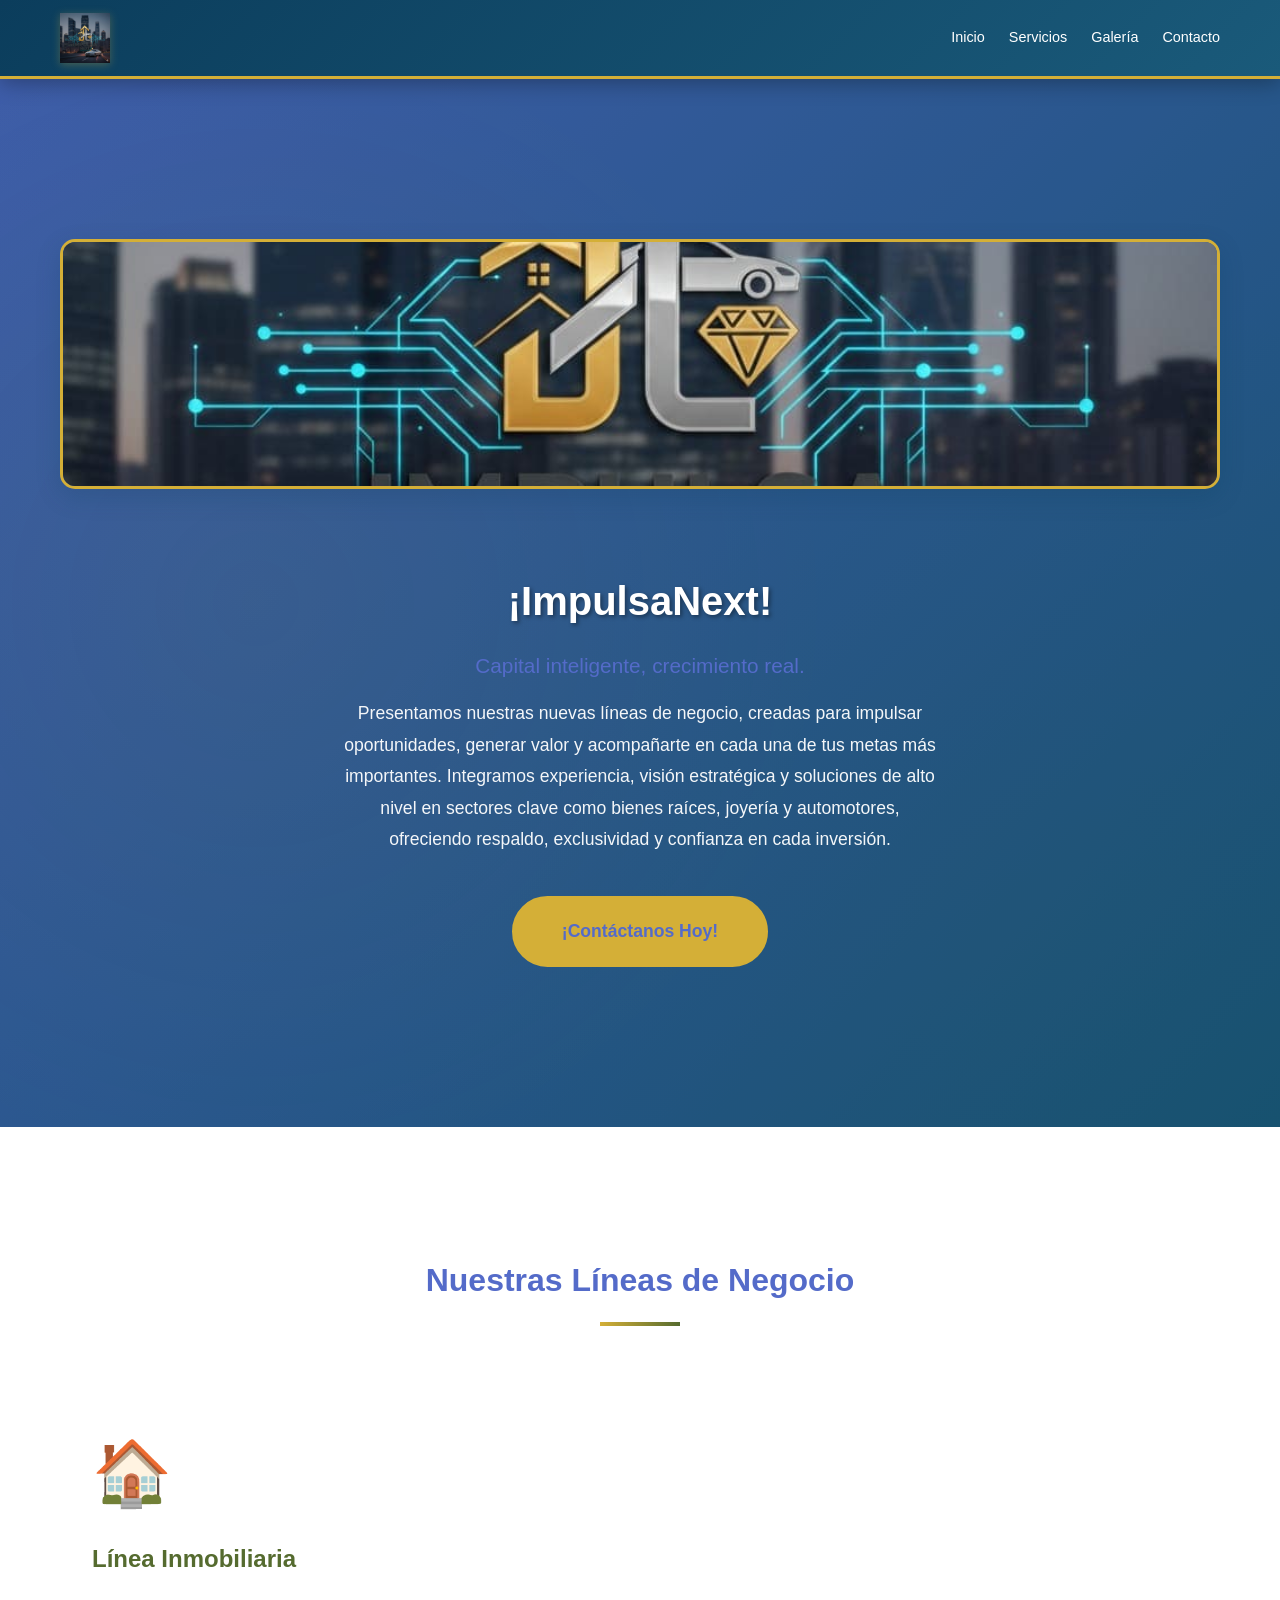
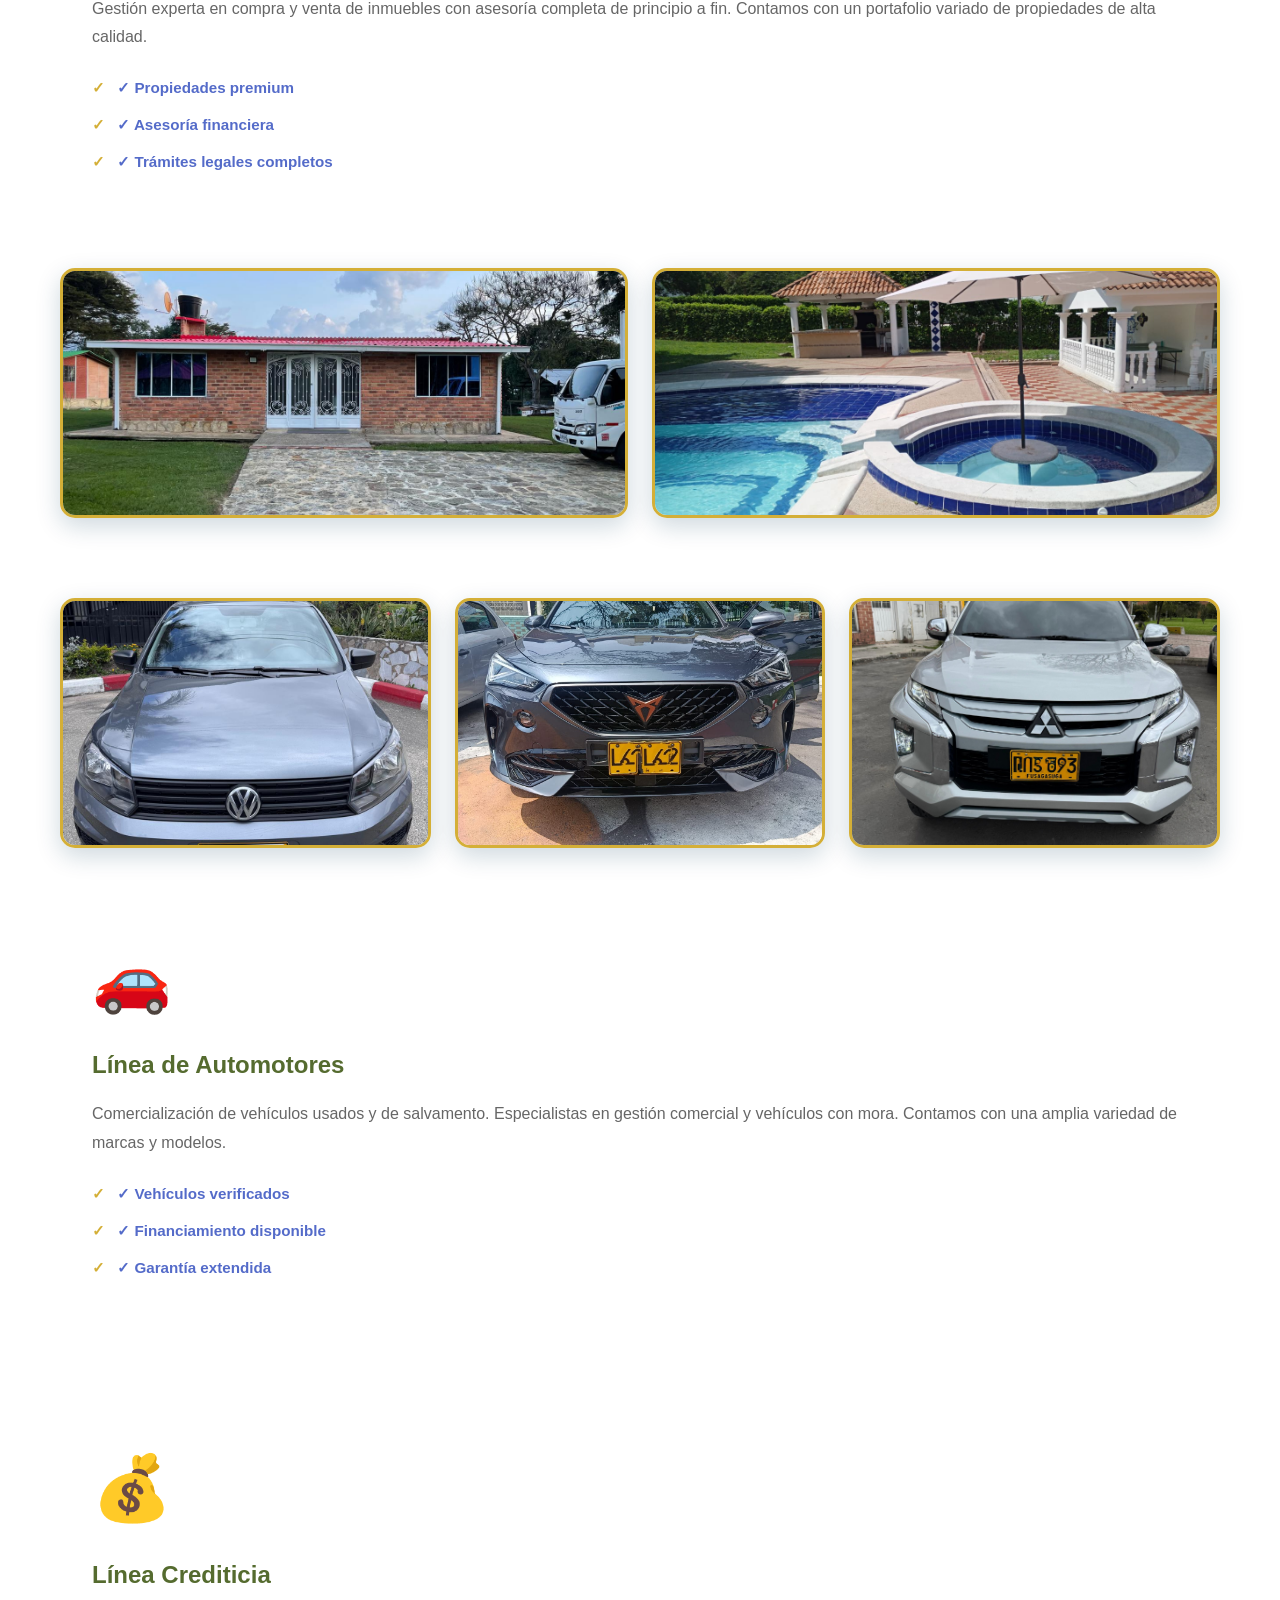
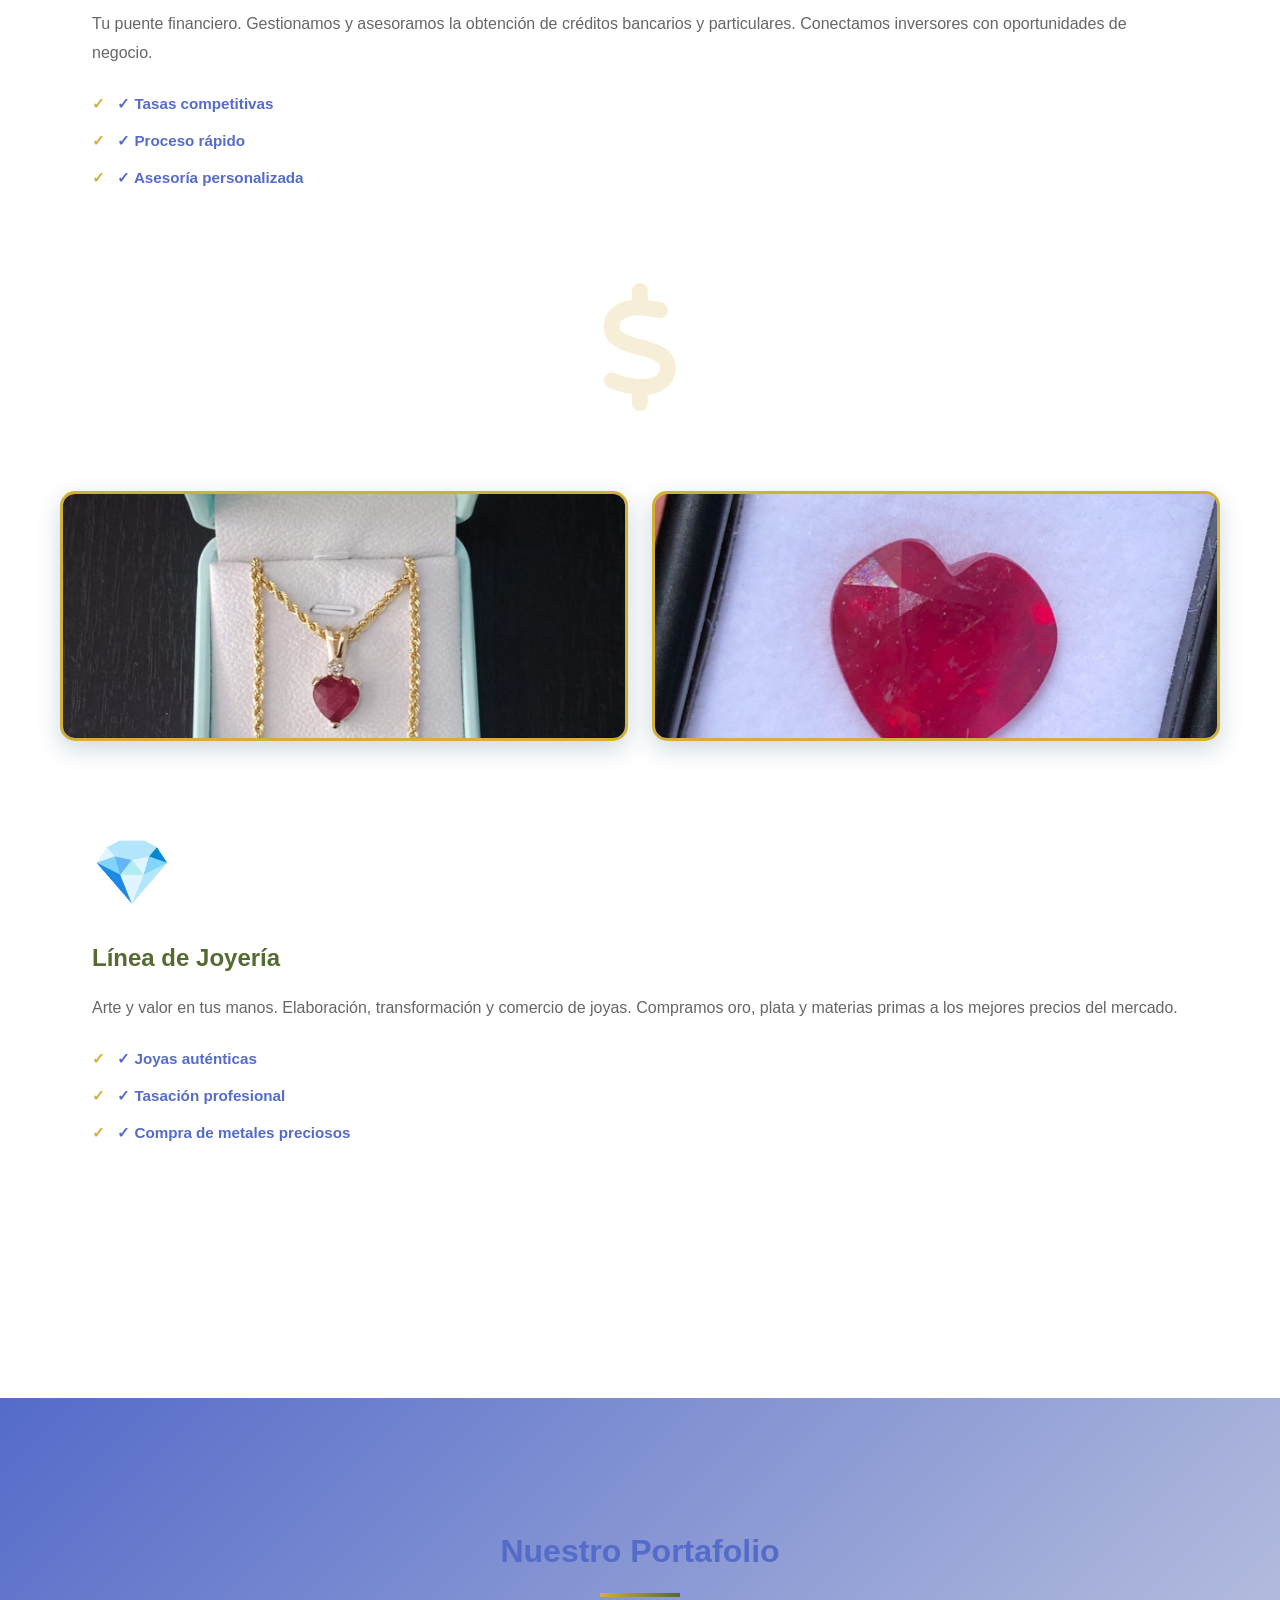
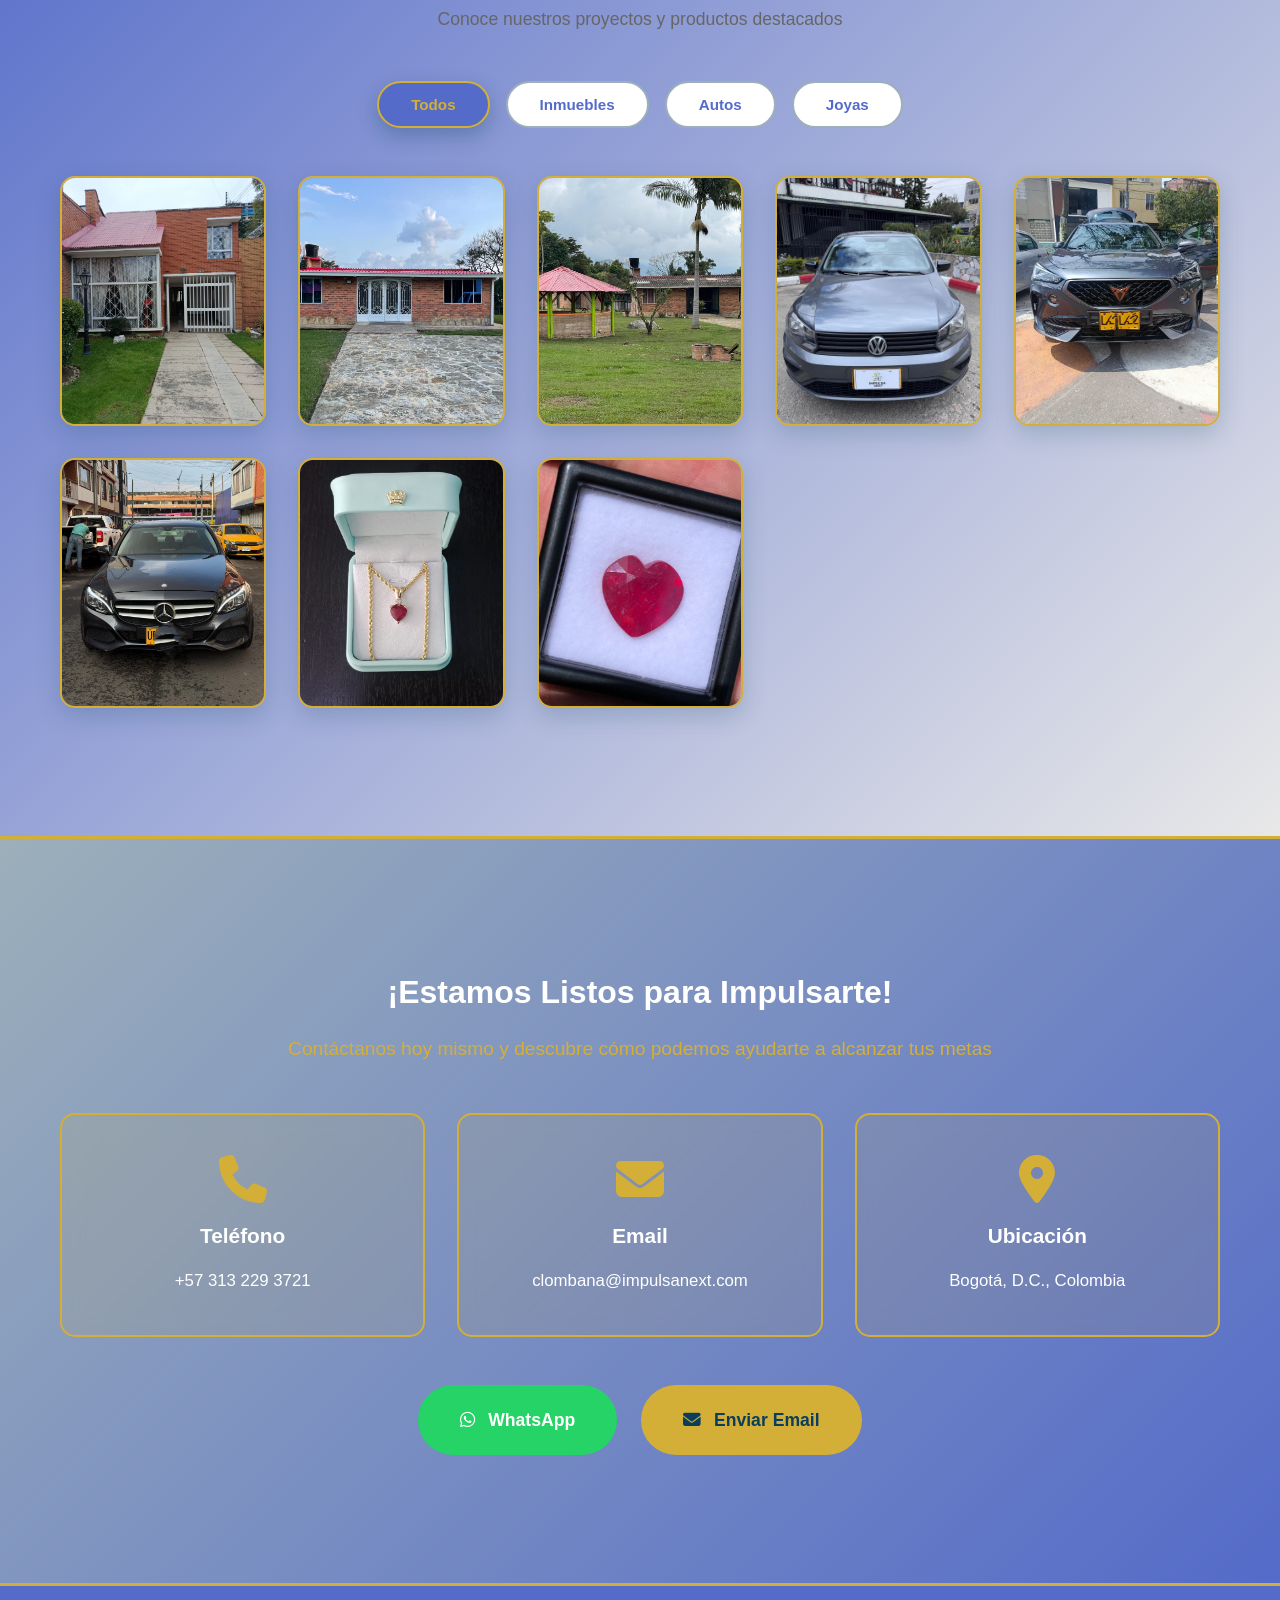
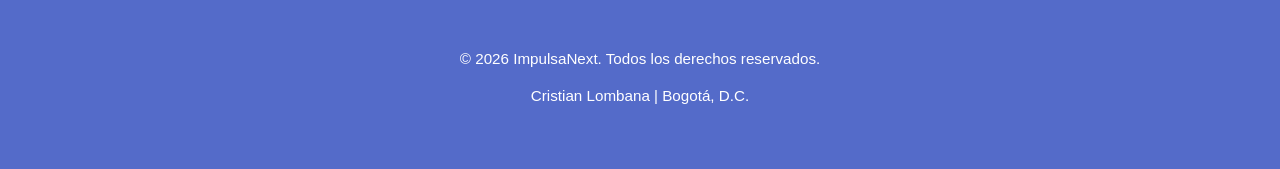
<file: index.html>
<!DOCTYPE html>
<html lang="es">
<head>
    <meta charset="UTF-8">
    <meta name="viewport" content="width=device-width, initial-scale=1.0">
    <title>ImpulsaNext - Soluciones Integrales de Negocio</title>
    <link rel="stylesheet" href="style.css">
    <link rel="stylesheet" href="https://cdnjs.cloudflare.com/ajax/libs/font-awesome/6.4.0/css/all.min.css">
</head>
<body>
    <header>
        <nav class="navbar">
            <div class="container">
                <div class="logo">
                    <img src="logo3.jpeg" alt="ImpulsaNext Logo" class="logo-img">
                </div>
                <ul class="nav-links">
                    <li><a href="#inicio">Inicio</a></li>
                    <li><a href="#servicios">Servicios</a></li>
                    <li><a href="#galeria">Galería</a></li>
                    <li><a href="#contacto">Contacto</a></li>
                </ul>
            </div>
        </nav>
    </header>

    <main>
        <!-- HERO SECTION -->
        <section id="inicio" class="hero">
            <div class="hero-overlay"></div>
            <div class="container hero-content">
             <div class="servicio-completo reverse">
                <div class="servicio-galeria">
                        <div class="galeria-grid">
                            <img src="logo3.jpeg" alt="Joya 1" class="galeria-img">
                                                     
                        </div>
                    </div>
                 </div>
                <h1>¡ImpulsaNext!</h1>
                <p class="hero-main">Capital inteligente, crecimiento real.</p>
                <p class="hero-subtitle">
                   Presentamos nuestras nuevas líneas de negocio, creadas para impulsar oportunidades, generar valor y acompañarte en cada una de tus metas más importantes. Integramos experiencia, visión estratégica y soluciones de alto nivel en sectores clave como bienes raíces, joyería y automotores, ofreciendo respaldo, exclusividad y confianza en cada inversión.
                </p>
                <a href="#contacto" class="cta-button">¡Contáctanos Hoy!</a>
            </div>
        </section>

        <!-- SERVICIOS CON IMÁGENES -->
        <section id="servicios" class="servicios">
            <div class="container">
                <h2>Nuestras Líneas de Negocio</h2>
                
                <!-- INMOBILIARIA -->
                <div class="servicio-completo">
                    <div class="servicio-texto">
                        <div class="servicio-icon">🏠</div>
                        <h3>Línea Inmobiliaria</h3>
                        <p>Gestión experta en compra y venta de inmuebles con asesoría completa de principio a fin. Contamos con un portafolio variado de propiedades de alta calidad.</p>
                        <ul class="beneficios">
                            <li>✓ Propiedades premium</li>
                            <li>✓ Asesoría financiera</li>
                            <li>✓ Trámites legales completos</li>
                        </ul>
                    </div>
                    <div class="servicio-galeria">
                        <div class="galeria-grid">
                            <img src="casa2.jpeg" alt="Propiedad 1" class="galeria-img">
                            <img src="casa5.jpeg" alt="Propiedad 2" class="galeria-img">
                        
                        </div>
                    </div>
                </div>

                <!-- AUTOMOTORES -->
                <div class="servicio-completo reverse">
                    <div class="servicio-galeria">
                        <div class="galeria-grid">
                            <img src="carro2.jpeg" alt="Auto 1" class="galeria-img">
                            <img src="auto5.jpeg" alt="Auto 2" class="galeria-img">
                            <img src="auto4.jpeg" alt="Auto 3" class="galeria-img">
                          
                        </div>
                    </div>
                    <div class="servicio-texto">
                        <div class="servicio-icon">🚗</div>
                        <h3>Línea de Automotores</h3>
                        <p>Comercialización de vehículos usados y de salvamento. Especialistas en gestión comercial y vehículos con mora. Contamos con una amplia variedad de marcas y modelos.</p>
                        <ul class="beneficios">
                            <li>✓ Vehículos verificados</li>
                            <li>✓ Financiamiento disponible</li>
                            <li>✓ Garantía extendida</li>
                        </ul>
                    </div>
                </div>

                <!-- CREDITICIA -->
                <div class="servicio-completo">
                    <div class="servicio-texto">
                        <div class="servicio-icon">💰</div>
                        <h3>Línea Crediticia</h3>
                        <p>Tu puente financiero. Gestionamos y asesoramos la obtención de créditos bancarios y particulares. Conectamos inversores con oportunidades de negocio.</p>
                        <ul class="beneficios">
                            <li>✓ Tasas competitivas</li>
                            <li>✓ Proceso rápido</li>
                            <li>✓ Asesoría personalizada</li>
                        </ul>
                    </div>
                    <div class="servicio-icono-grande">
                        <i class="fas fa-dollar-sign"></i>
                    </div>
                </div>

                <!-- JOYERÍA -->
                <div class="servicio-completo reverse">
                    <div class="servicio-galeria">
                        <div class="galeria-grid">
                            <img src="collar1.jpeg" alt="Joya 1" class="galeria-img">
                            <img src="collar2.jpeg" alt="Joya 2" class="galeria-img">
                          
                        </div>
                    </div>
                    <div class="servicio-texto">
                        <div class="servicio-icon">💎</div>
                        <h3>Línea de Joyería</h3>
                        <p>Arte y valor en tus manos. Elaboración, transformación y comercio de joyas. Compramos oro, plata y materias primas a los mejores precios del mercado.</p>
                        <ul class="beneficios">
                            <li>✓ Joyas auténticas</li>
                            <li>✓ Tasación profesional</li>
                            <li>✓ Compra de metales preciosos</li>
                        </ul>
                    </div>
                </div>
            </div>
        </section>

        <!-- GALERÍA COMPLETA -->
        <section id="galeria" class="galeria-completa">
            <div class="container">
                <h2>Nuestro Portafolio</h2>
                <p class="galeria-subtitulo">Conoce nuestros proyectos y productos destacados</p>
                
                <div class="galeria-filtros">
                    <button class="filtro-btn activo" data-filter="todos">Todos</button>
                    <button class="filtro-btn" data-filter="inmuebles">Inmuebles</button>
                    <button class="filtro-btn" data-filter="autos">Autos</button>
                    <button class="filtro-btn" data-filter="joyas">Joyas</button>
                </div>

                <div class="galeria-grid-grande">
                    <div class="galeria-item inmuebles" data-category="inmuebles">
                        <img src="casa1.jpeg" alt="Propiedad 1">
                        <div class="galeria-overlay">
                            <h4>Propiedad Moderna</h4>
                        </div>
                    </div>
                    <div class="galeria-item inmuebles" data-category="inmuebles">
                        <img src="casa2.jpeg" alt="Propiedad 2">
                        <div class="galeria-overlay">
                            <h4>Casa Elegante</h4>
                        </div>
                    </div>
                    <div class="galeria-item inmuebles" data-category="inmuebles">
                        <img src="casa4.jpeg" alt="Propiedad 3">
                        <div class="galeria-overlay">
                            <h4>Apartamento Premium</h4>
                        </div>
                    </div>
                    <div class="galeria-item autos" data-category="autos">
                        <img src="carro2.jpeg" alt="Auto 1">
                        <div class="galeria-overlay">
                            <h4>Vehículo Verificado</h4>
                        </div>
                    </div>
                    <div class="galeria-item autos" data-category="autos">
                        <img src="auto5.jpeg" alt="Supra">
                        <div class="galeria-overlay">
                            <h4>Auto Deportivo</h4>
                        </div>
                    </div>
                    <div class="galeria-item autos" data-category="autos">
                        <img src="auto3.jpeg" alt="Mercedes">
                        <div class="galeria-overlay">
                            <h4>Lujo y Elegancia</h4>
                        </div>
                    </div>
                    <div class="galeria-item joyas" data-category="joyas">
                        <img src="collar1.jpeg" alt="Joya 1">
                        <div class="galeria-overlay">
                            <h4>Collar Exclusivo</h4>
                        </div>
                    </div>
                    <div class="galeria-item joyas" data-category="joyas">
                        <img src="collar2.jpeg" alt="Joya 2">
                        <div class="galeria-overlay">
                            <h4>Joya Premium</h4>
                        </div>
                    </div>
                </div>
            </div>
        </section>

        <!-- CONTACTO -->
        <section id="contacto" class="contacto">
            <div class="container">
                <h2>¡Estamos Listos para Impulsarte!</h2>
                <p>Contáctanos hoy mismo y descubre cómo podemos ayudarte a alcanzar tus metas</p>
                
                <div class="contacto-info">
                    <div class="info-card">
                        <i class="fas fa-phone"></i>
                        <h3>Teléfono</h3>
                        <a href="tel:+573132293721">+57 313 229 3721</a>
                    </div>
                    <div class="info-card">
                        <i class="fas fa-envelope"></i>
                        <h3>Email</h3>
                        <a href="mailto:clombana@impulsanext.com">clombana@impulsanext.com</a>
                    </div>
                    <div class="info-card">
                        <i class="fas fa-map-marker-alt"></i>
                        <h3>Ubicación</h3>
                        <p>Bogotá, D.C., Colombia</p>
                    </div>
                </div>

                <div class="contacto-buttons">
                    <a href="https://wa.me/573132293721?text=Hola%20ImpulsaNext!%20Quiero%20conocer%20m%C3%A1s%20sobre%20sus%20servicios." class="contact-button whatsapp" target="_blank">
                        <i class="fab fa-whatsapp"></i> WhatsApp
                    </a>
                    <a href="mailto:clombana@impulsanext.com" class="contact-button email">
                        <i class="fas fa-envelope"></i> Enviar Email
                    </a>
                </div>
            </div>
        </section>
    </main>

    <footer>
        <div class="container">
            <p>&copy; 2026 ImpulsaNext. Todos los derechos reservados.</p>
            <p>Cristian Lombana | Bogotá, D.C.</p>
        </div>
    </footer>

    <script>
        // Filtro de galería
        const filtros = document.querySelectorAll('.filtro-btn');
        const items = document.querySelectorAll('.galeria-item');

        filtros.forEach(filtro => {
            filtro.addEventListener('click', () => {
                filtros.forEach(f => f.classList.remove('activo'));
                filtro.classList.add('activo');

                const filter = filtro.dataset.filter;
                items.forEach(item => {
                    if (filter === 'todos' || item.dataset.category === filter) {
                        item.style.display = 'block';
                        setTimeout(() => item.classList.add('show'), 0);
                    } else {
                        item.classList.remove('show');
                        setTimeout(() => item.style.display = 'none', 300);
                    }
                });
            });
        });

        // Desplazamiento suave
        document.querySelectorAll('a[href^="#"]').forEach(anchor => {
            anchor.addEventListener('click', function (e) {
                e.preventDefault();
                const target = document.querySelector(this.getAttribute('href'));
                if (target) {
                    target.scrollIntoView({ behavior: 'smooth' });
                }
            });
        });
    </script>
</body>
</html>
</file>
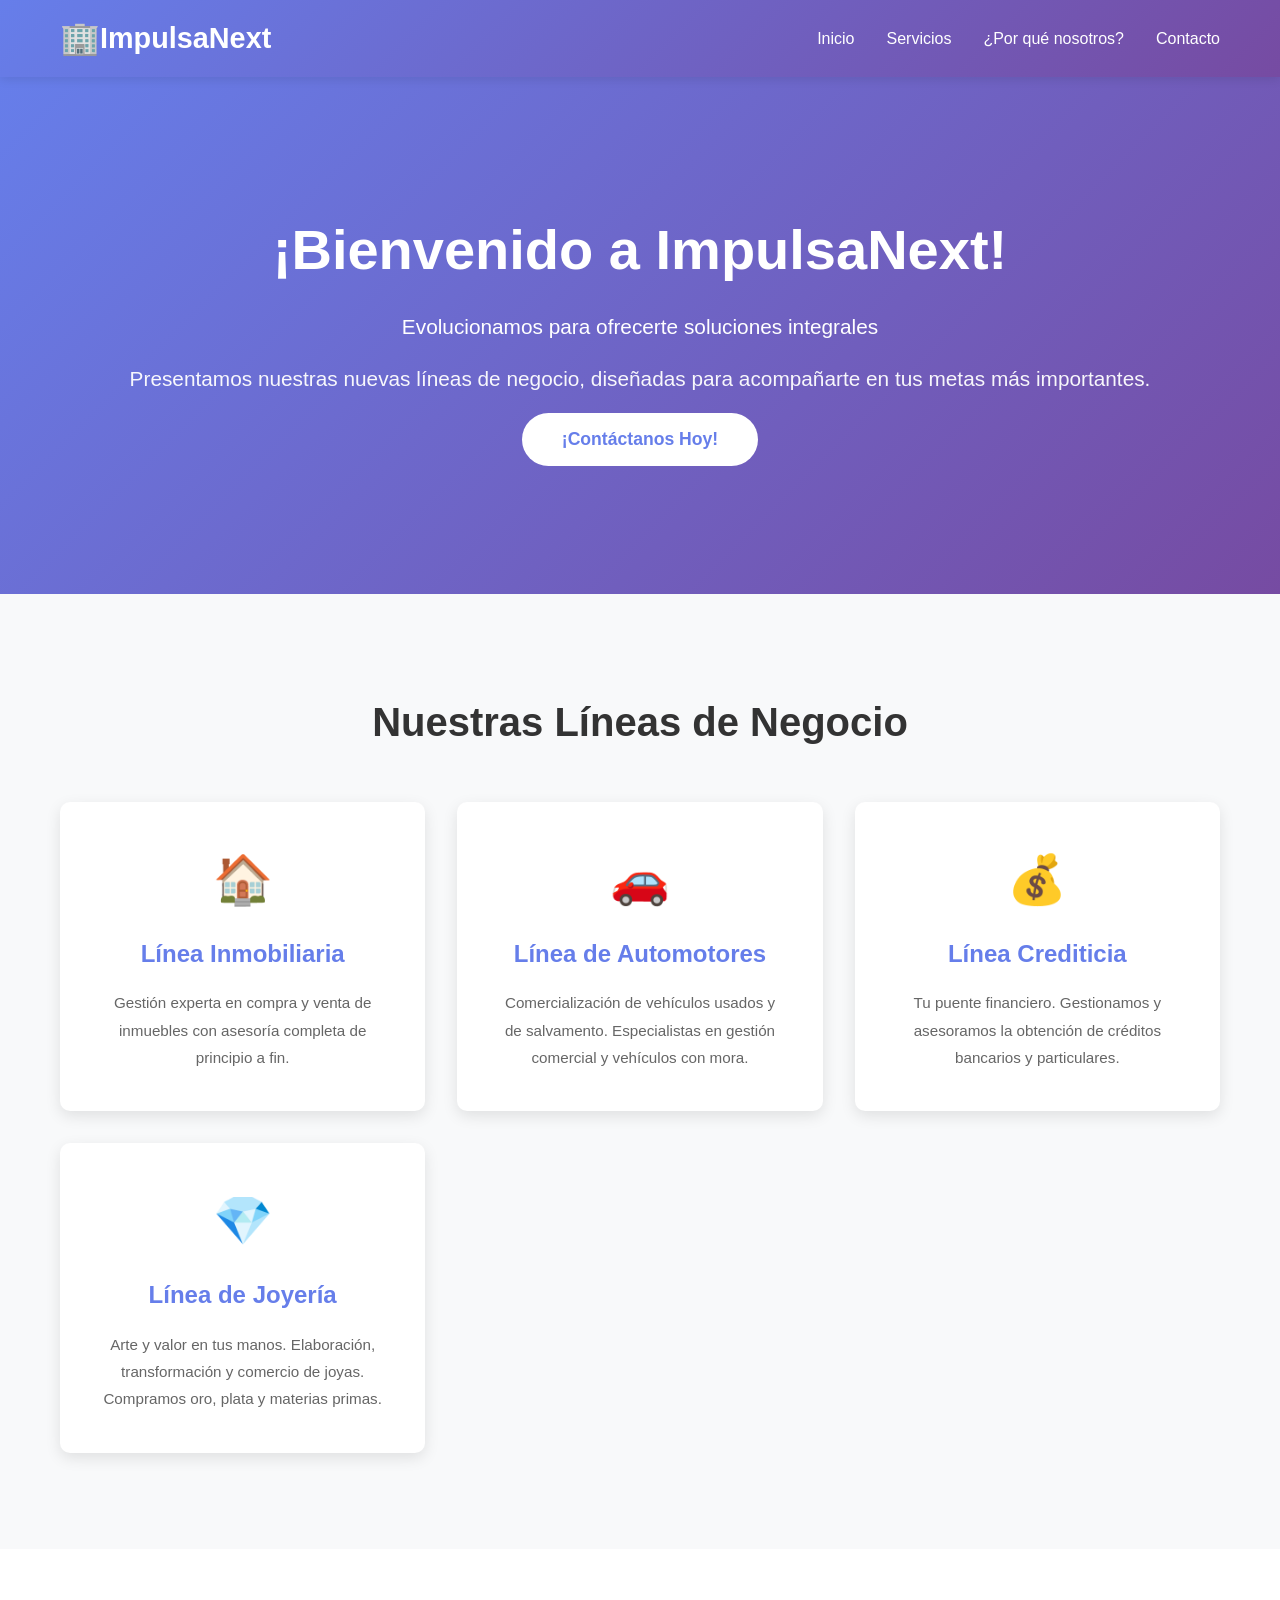
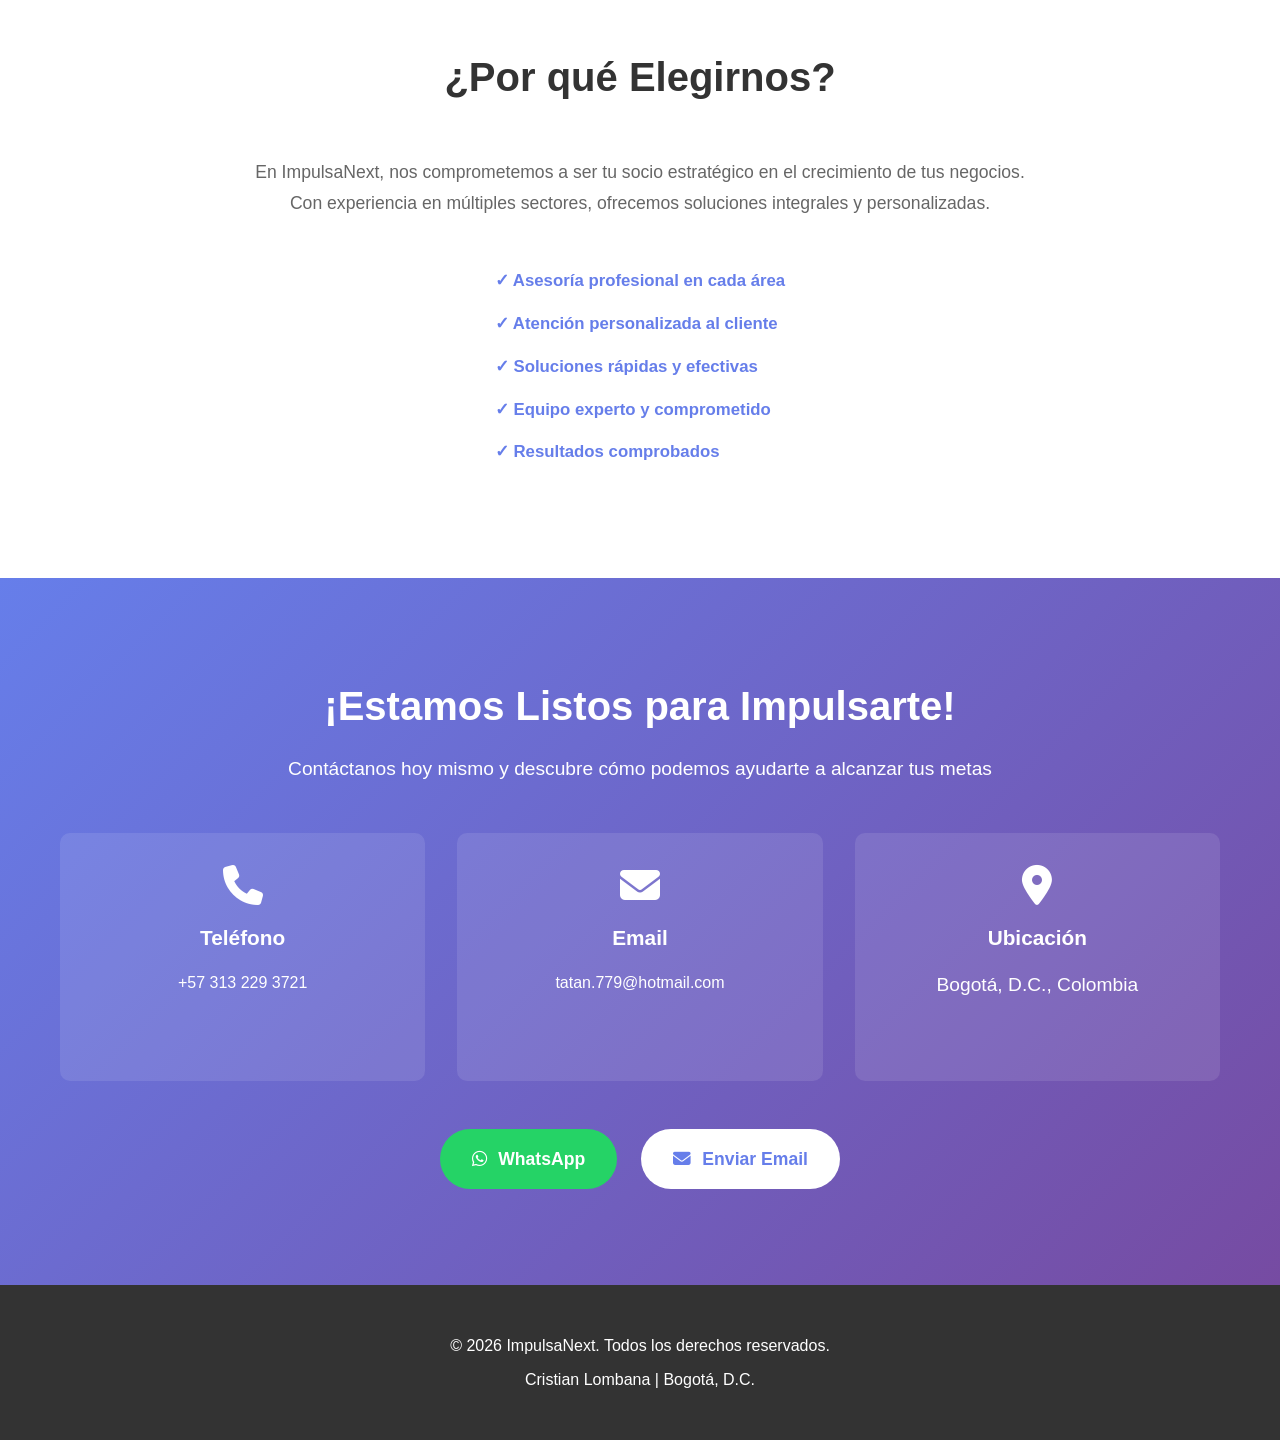
<file: preview.html>
<!DOCTYPE html>
<html lang="es">
<head>
    <meta charset="UTF-8">
    <meta name="viewport" content="width=device-width, initial-scale=1.0">
    <title>ImpulsaNext - Soluciones Integrales de Negocio</title>
    <link rel="stylesheet" href="https://cdnjs.cloudflare.com/ajax/libs/font-awesome/6.4.0/css/all.min.css">
    <style>
        * {
            margin: 0;
            padding: 0;
            box-sizing: border-box;
        }

        body {
            font-family: 'Segoe UI', Tahoma, Geneva, Verdana, sans-serif;
            line-height: 1.6;
            color: #333;
        }

        .container {
            max-width: 1200px;
            margin: 0 auto;
            padding: 0 20px;
        }

        /* Header & Navigation */
        header {
            background: linear-gradient(135deg, #667eea 0%, #764ba2 100%);
            color: white;
            padding: 0.8rem 0;
            position: sticky;
            top: 0;
            box-shadow: 0 2px 10px rgba(0,0,0,0.1);
            z-index: 1000;
        }

        .navbar {
            display: flex;
            justify-content: space-between;
            align-items: center;
        }

        .navbar .container {
            display: flex;
            justify-content: space-between;
            align-items: center;
            width: 100%;
        }

        .logo {
            display: flex;
            align-items: center;
            font-size: 1.8rem;
            font-weight: bold;
        }

        .logo-img {
            height: 50px;
            width: auto;
            margin-right: 10px;
        }

        .nav-links {
            display: flex;
            list-style: none;
            gap: 2rem;
        }

        .nav-links a {
            color: white;
            text-decoration: none;
            transition: opacity 0.3s;
        }

        .nav-links a:hover {
            opacity: 0.8;
        }

        /* Hero Section */
        .hero {
            background: linear-gradient(135deg, #667eea 0%, #764ba2 100%);
            color: white;
            padding: 8rem 0;
            text-align: center;
        }

        .hero h1 {
            font-size: 3.5rem;
            margin-bottom: 1rem;
        }

        .hero p {
            font-size: 1.3rem;
            margin-bottom: 1rem;
        }

        .hero-subtitle {
            font-size: 1rem;
            margin-bottom: 2rem;
            opacity: 0.95;
            line-height: 1.8;
        }

        .cta-button {
            background: white;
            color: #667eea;
            border: none;
            padding: 1rem 2.5rem;
            font-size: 1.1rem;
            border-radius: 50px;
            cursor: pointer;
            transition: transform 0.3s, box-shadow 0.3s;
            font-weight: bold;
        }

        .cta-button:hover {
            transform: translateY(-2px);
            box-shadow: 0 10px 20px rgba(0,0,0,0.2);
        }

        /* Servicios Section */
        .servicios {
            padding: 6rem 0;
            background: #f8f9fa;
        }

        .servicios h2 {
            text-align: center;
            font-size: 2.5rem;
            margin-bottom: 3rem;
            color: #333;
        }

        .servicios-grid {
            display: grid;
            grid-template-columns: repeat(auto-fit, minmax(280px, 1fr));
            gap: 2rem;
        }

        .servicio-card {
            background: white;
            padding: 2.5rem;
            border-radius: 10px;
            box-shadow: 0 5px 15px rgba(0,0,0,0.1);
            transition: transform 0.3s, box-shadow 0.3s;
            text-align: center;
        }

        .servicio-card:hover {
            transform: translateY(-10px);
            box-shadow: 0 15px 30px rgba(0,0,0,0.2);
        }

        .servicio-icon {
            font-size: 3rem;
            margin-bottom: 1rem;
        }

        .servicio-card h3 {
            color: #667eea;
            margin-bottom: 1rem;
            font-size: 1.5rem;
        }

        .servicio-card p {
            color: #666;
            line-height: 1.8;
            font-size: 0.95rem;
        }

        /* About Section */
        .about-section {
            padding: 6rem 0;
            background: white;
        }

        .about-section h2 {
            text-align: center;
            font-size: 2.5rem;
            margin-bottom: 3rem;
            color: #333;
        }

        .about-content {
            max-width: 800px;
            margin: 0 auto;
            text-align: center;
        }

        .about-content p {
            font-size: 1.1rem;
            color: #666;
            margin-bottom: 2rem;
            line-height: 1.8;
        }

        .benefits-list {
            list-style: none;
            text-align: left;
            display: inline-block;
        }

        .benefits-list li {
            font-size: 1.05rem;
            color: #667eea;
            margin: 1rem 0;
            font-weight: 600;
        }

        /* Contacto Section */
        .contacto {
            background: linear-gradient(135deg, #667eea 0%, #764ba2 100%);
            color: white;
            padding: 6rem 0;
            text-align: center;
        }

        .contacto h2 {
            font-size: 2.5rem;
            margin-bottom: 1rem;
        }

        .contacto p {
            font-size: 1.2rem;
            margin-bottom: 3rem;
        }

        .contacto-info {
            display: grid;
            grid-template-columns: repeat(auto-fit, minmax(250px, 1fr));
            gap: 2rem;
            margin-bottom: 3rem;
        }

        .info-card {
            background: rgba(255, 255, 255, 0.1);
            padding: 2rem;
            border-radius: 10px;
        }

        .info-card i {
            font-size: 2.5rem;
            margin-bottom: 1rem;
        }

        .info-card h3 {
            margin-bottom: 1rem;
            font-size: 1.3rem;
        }

        .info-card a,
        .info-card p {
            color: white;
            text-decoration: none;
        }

        .info-card a:hover {
            transform: scale(1.05);
        }

        .contacto-buttons {
            display: flex;
            gap: 1.5rem;
            justify-content: center;
            flex-wrap: wrap;
        }

        .contact-button {
            display: inline-flex;
            align-items: center;
            gap: 0.7rem;
            padding: 1rem 2rem;
            border-radius: 50px;
            text-decoration: none;
            font-weight: bold;
            transition: transform 0.3s, box-shadow 0.3s;
            font-size: 1.1rem;
        }

        .contact-button.whatsapp {
            background: #25D366;
            color: white;
        }

        .contact-button.email {
            background: white;
            color: #667eea;
        }

        .contact-button:hover {
            transform: translateY(-3px);
            box-shadow: 0 10px 25px rgba(0,0,0,0.2);
        }

        /* Footer */
        footer {
            background: #333;
            color: white;
            text-align: center;
            padding: 2.5rem 0;
        }

        footer p {
            margin: 0.5rem 0;
        }

        /* Responsive */
        @media (max-width: 768px) {
            .logo-img {
                height: 40px;
            }

            .hero h1 {
                font-size: 2rem;
            }

            .hero p {
                font-size: 1rem;
            }

            .nav-links {
                gap: 1rem;
                font-size: 0.9rem;
            }

            .servicios h2,
            .contacto h2,
            .about-section h2 {
                font-size: 1.8rem;
            }

            .servicios-grid {
                grid-template-columns: 1fr;
            }

            .contacto-info {
                grid-template-columns: 1fr;
            }

            .contact-button {
                width: 100%;
                justify-content: center;
            }
        }
    </style>
</head>
<body>
    <header>
        <nav class="navbar">
            <div class="container">
                <div class="logo">
                    <span style="font-size: 2rem;">🏢</span>
                    ImpulsaNext
                </div>
                <ul class="nav-links">
                    <li><a href="#inicio">Inicio</a></li>
                    <li><a href="#servicios">Servicios</a></li>
                    <li><a href="#por-que">¿Por qué nosotros?</a></li>
                    <li><a href="#contacto">Contacto</a></li>
                </ul>
            </div>
        </nav>
    </header>

    <main>
        <section id="inicio" class="hero">
            <div class="container">
                <h1>¡Bienvenido a ImpulsaNext!</h1>
                <p>Evolucionamos para ofrecerte soluciones integrales</p>
                <p class="hero-subtitle">
                    Presentamos nuestras nuevas líneas de negocio, diseñadas para acompañarte en tus metas más importantes.
                </p>
                <button class="cta-button">¡Contáctanos Hoy!</button>
            </div>
        </section>

        <section id="servicios" class="servicios">
            <div class="container">
                <h2>Nuestras Líneas de Negocio</h2>
                <div class="servicios-grid">
                    <div class="servicio-card">
                        <div class="servicio-icon">🏠</div>
                        <h3>Línea Inmobiliaria</h3>
                        <p>Gestión experta en compra y venta de inmuebles con asesoría completa de principio a fin.</p>
                    </div>
                    <div class="servicio-card">
                        <div class="servicio-icon">🚗</div>
                        <h3>Línea de Automotores</h3>
                        <p>Comercialización de vehículos usados y de salvamento. Especialistas en gestión comercial y vehículos con mora.</p>
                    </div>
                    <div class="servicio-card">
                        <div class="servicio-icon">💰</div>
                        <h3>Línea Crediticia</h3>
                        <p>Tu puente financiero. Gestionamos y asesoramos la obtención de créditos bancarios y particulares.</p>
                    </div>
                    <div class="servicio-card">
                        <div class="servicio-icon">💎</div>
                        <h3>Línea de Joyería</h3>
                        <p>Arte y valor en tus manos. Elaboración, transformación y comercio de joyas. Compramos oro, plata y materias primas.</p>
                    </div>
                </div>
            </div>
        </section>

        <section id="por-que" class="about-section">
            <div class="container">
                <h2>¿Por qué Elegirnos?</h2>
                <div class="about-content">
                    <p>
                        En ImpulsaNext, nos comprometemos a ser tu socio estratégico en el crecimiento de tus negocios. 
                        Con experiencia en múltiples sectores, ofrecemos soluciones integrales y personalizadas.
                    </p>
                    <ul class="benefits-list">
                        <li>✓ Asesoría profesional en cada área</li>
                        <li>✓ Atención personalizada al cliente</li>
                        <li>✓ Soluciones rápidas y efectivas</li>
                        <li>✓ Equipo experto y comprometido</li>
                        <li>✓ Resultados comprobados</li>
                    </ul>
                </div>
            </div>
        </section>

        <section id="contacto" class="contacto">
            <div class="container">
                <h2>¡Estamos Listos para Impulsarte!</h2>
                <p>Contáctanos hoy mismo y descubre cómo podemos ayudarte a alcanzar tus metas</p>
                
                <div class="contacto-info">
                    <div class="info-card">
                        <i class="fas fa-phone"></i>
                        <h3>Teléfono</h3>
                        <a href="tel:+573132293721">+57 313 229 3721</a>
                    </div>
                    <div class="info-card">
                        <i class="fas fa-envelope"></i>
                        <h3>Email</h3>
                        <a href="mailto:tatan.779@hotmail.com">tatan.779@hotmail.com</a>
                    </div>
                    <div class="info-card">
                        <i class="fas fa-map-marker-alt"></i>
                        <h3>Ubicación</h3>
                        <p>Bogotá, D.C., Colombia</p>
                    </div>
                </div>

                <div class="contacto-buttons">
                    <a href="https://wa.me/573132293721?text=Hola%20ImpulsaNext!%20Quiero%20conocer%20m%C3%A1s%20sobre%20sus%20servicios." class="contact-button whatsapp" target="_blank">
                        <i class="fab fa-whatsapp"></i> WhatsApp
                    </a>
                    <a href="mailto:tatan.779@hotmail.com" class="contact-button email">
                        <i class="fas fa-envelope"></i> Enviar Email
                    </a>
                </div>
            </div>
        </section>
    </main>

    <footer>
        <div class="container">
            <p>&copy; 2026 ImpulsaNext. Todos los derechos reservados.</p>
            <p>Cristian Lombana | Bogotá, D.C.</p>
        </div>
    </footer>
</body>
</html>
</file>
<file: style.css>
* {
    margin: 0;
    padding: 0;
    box-sizing: border-box;
}

body {
    font-family: 'Segoe UI', Tahoma, Geneva, Verdana, sans-serif;
    line-height: 1.6;
    color: #333;
    background: #f5f5f5;
}

.container {
    max-width: 1200px;
    margin: 0 auto;
    padding: 0 20px;
}

/* ============ COLOR PALETTE ============ */
/* Verde Oliva: #556B2F */
/* Azul Marino: #0B3D5C */
/* Dorado: #D4AF37 */
/* Plateado: #C0C0C0 */
/* Blanco: #FFFFFF */

/* ============ HEADER ============ */
header {
    background: linear-gradient(135deg, #0B3D5C 0%, #1a5a7a 100%);
    color: white;
    padding: 0.8rem 0;
    position: sticky;
    top: 0;
    box-shadow: 0 4px 20px rgba(0,0,0,0.3);
    z-index: 1000;
    border-bottom: 3px solid #D4AF37;
}

.navbar {
    display: flex;
    justify-content: space-between;
    align-items: center;
}

.navbar .container {
    display: flex;
    justify-content: space-between;
    align-items: center;
    width: 100%;
}

.logo {
    display: flex;
    align-items: center;
}

.logo-img {
    height: 50px;
    width: auto;
    transition: transform 0.3s;
    filter: drop-shadow(0 2px 4px rgba(212, 175, 55, 0.3));
}

.logo-img:hover {
    transform: scale(1.08);
}

.nav-links {
    display: flex;
    list-style: none;
    gap: 2.5rem;
}

.nav-links a {
    color: white;
    text-decoration: none;
    transition: opacity 0.3s, color 0.3s;
    font-weight: 500;
}

.nav-links a:hover {
    opacity: 0.8;
    color: #D4AF37;
    text-shadow: 0 0 8px rgba(212, 175, 55, 0.5);
}

/* ============ HERO SECTION ============ */
.hero {
    background: linear-gradient(135deg, #546BC9 0%, #1a5a7a 100%),
                url('data:image/svg+xml,<svg xmlns="http://www.w3.org/2000/svg" viewBox="0 0 3000 2000"><defs><pattern id="pattern" patternUnits="userSpaceOnUse" width="50" height="200"><circle cx="50" cy="50" r="1" fill="rgba(212,175,55,0.1)"/></pattern></defs><rect width="1200" height="600" fill="url(%23pattern)"/></svg>');
    color: white;
    padding: 10rem 0;
    text-align: center;
    position: relative;
    overflow: hidden;
}

.hero::before {
    content: '';
    position: absolute;
    top: 0;
    left: 0;
    right: 0;
    bottom: 0;
    background: 
        radial-gradient(circle at 20% 50%, rgba(212,175,55,0.08) 0%, transparent 50%),
        radial-gradient(circle at 80% 80%, rgba(85,107,47,0.08) 0%, transparent 50%);
    pointer-events: none;
}

.hero-overlay {
    position: absolute;
    top: 0;
    left: 0;
    width: 100%;
    height: 100%;
    background: rgba(11, 61, 92, 0.3);
}

.hero-content {
    position: relative;
    z-index: 1;
}

.hero h1 {
    font-size: 4rem;
    margin-bottom: 1rem;
    animation: slideDown 0.8s ease-out;
    font-weight: 700;
    text-shadow: 2px 2px 4px rgba(0,0,0,0.4);
    color: #FFFFFF;
}

.hero-main {
    font-size: 1.8rem;
    margin-bottom: 1rem;
    animation: slideUp 0.8s ease-out;
    font-weight: 300;
    color: #546BC9;
}

.hero-subtitle {
    font-size: 1.1rem;
    margin-bottom: 2.5rem;
    opacity: 0.95;
    line-height: 1.8;
    max-width: 600px;
    margin-left: auto;
    margin-right: auto;
    color: #FFFFFF;
}

@keyframes slideDown {
    from {
        opacity: 0;
        transform: translateY(-40px);
    }
    to {
        opacity: 1;
        transform: translateY(0);
    }
}

@keyframes slideUp {
    from {
        opacity: 0;
        transform: translateY(40px);
    }
    to {
        opacity: 1;
        transform: translateY(0);
    }
}

.cta-button {
    display: inline-block;
    background: #D4AF37;
    color: #546BC9;
    border: 2px solid #D4AF37;
    padding: 1.2rem 3rem;
    font-size: 1.1rem;
    border-radius: 50px;
    cursor: pointer;
    transition: transform 0.3s, box-shadow 0.3s, background 0.3s, color 0.3s;
    font-weight: 700;
    text-decoration: none;
}

.cta-button:hover {
    transform: translateY(-3px);
    box-shadow: 0 15px 40px rgba(212, 175, 55, 0.4);
    background: #FFFFFF;
    color: #0B3D5C;
}

/* ============ SERVICIOS SECTION ============ */
.servicios {
    padding: 8rem 0;
    background: #FFFFFF;
}

.servicios h2 {
    text-align: center;
    font-size: 3rem;
    margin-bottom: 4rem;
    color: #546BC9;
    font-weight: 700;
    position: relative;
}

.servicios h2::after {
    content: '';
    display: block;
    width: 80px;
    height: 4px;
    background: linear-gradient(90deg, #D4AF37, #556B2F);
    margin: 1rem auto 0;
}

/* Servicio Completo */
.servicio-completo {
    display: grid;
    grid-template-columns: 1fr 1fr;
    gap: 3rem;
    align-items: center;
    margin-bottom: 5rem;
    animation: fadeInUp 0.8s ease-out;
}

.servicio-completo.reverse {
    direction: rtl;
}

.servicio-completo.reverse > * {
    direction: ltr;
}

@keyframes fadeInUp {
    from {
        opacity: 0;
        transform: translateY(30px);
    }
    to {
        opacity: 1;
        transform: translateY(0);
    }
}

.servicio-texto {
    padding: 2rem;
}

.servicio-icon {
    font-size: 4rem;
    margin-bottom: 1rem;
    display: inline-block;
}

.servicio-texto h3 {
    font-size: 2rem;
    color: #556B2F;
    margin-bottom: 1rem;
    font-weight: 700;
}

.servicio-texto p {
    font-size: 1rem;
    color: #666;
    margin-bottom: 1.5rem;
    line-height: 1.8;
}

.beneficios {
    list-style: none;
}

.beneficios li {
    font-size: 0.95rem;
    color: #546BC9;
    margin: 0.8rem 0;
    font-weight: 600;
}

.beneficios li::before {
    content: '✓ ';
    color: #D4AF37;
    font-weight: bold;
    margin-right: 0.5rem;
}

.servicio-galeria {
    padding: 0;
}

.galeria-grid {
    display: grid;
    grid-template-columns: repeat(auto-fit, minmax(200px, 1fr));
    gap: 1.5rem;
}

.galeria-img {
    width: 100%;
    height: 250px;
    object-fit: cover;
    border-radius: 15px;
    transition: transform 0.4s, box-shadow 0.4s;
    box-shadow: 0 8px 25px rgba(11, 61, 92, 0.2);
    cursor: pointer;
    border: 3px solid #D4AF37;
}

.galeria-img:hover {
    transform: scale(1.05) translateY(-5px);
    box-shadow: 0 15px 40px rgba(212, 175, 55, 0.4);
    border-color: #C0C0C0;
}

.servicio-icono-grande {
    display: flex;
    align-items: center;
    justify-content: center;
    font-size: 8rem;
    color: #D4AF37;
    opacity: 0.2;
}

/* ============ GALERÍA COMPLETA ============ */
.galeria-completa {
    padding: 8rem 0;
    background: linear-gradient(135deg, #546BC9 0%, #e8e8e8 100%);
}

.galeria-completa h2 {
    text-align: center;
    font-size: 3rem;
    margin-bottom: 0.5rem;
    color: #546BC9;
    font-weight: 700;
}

.galeria-completa h2::after {
    content: '';
    display: block;
    width: 80px;
    height: 4px;
    background: linear-gradient(90deg, #D4AF37, #556B2F);
    margin: 1rem auto 0;
}

.galeria-subtitulo {
    text-align: center;
    font-size: 1.1rem;
    color: #666;
    margin-bottom: 3rem;
}

.galeria-filtros {
    display: flex;
    justify-content: center;
    gap: 1rem;
    margin-bottom: 3rem;
    flex-wrap: wrap;
}

.filtro-btn {
    padding: 0.8rem 2rem;
    border: 2px solid #9cafba;
    background: white;
    color:#546BC9;
    border-radius: 50px;
    cursor: pointer;
    transition: all 0.3s;
    font-weight: 600;
    font-size: 0.95rem;
}

.filtro-btn:hover,
.filtro-btn.activo {
    background: #546BC9;
    color: #D4AF37;
    box-shadow: 0 8px 20px rgba(11, 61, 92, 0.3);
    border-color: #D4AF37;
}

.galeria-grid-grande {
    display: grid;
    grid-template-columns: repeat(auto-fill, minmax(280px, 1fr));
    gap: 2rem;
}

.galeria-item {
    position: relative;
    overflow: hidden;
    border-radius: 15px;
    box-shadow: 0 8px 25px rgba(11, 61, 92, 0.2);
    cursor: pointer;
    height: 300px;
    animation: fadeIn 0.5s ease-out;
    border: 2px solid #D4AF37;
}

.galeria-item img {
    width: 100%;
    height: 100%;
    object-fit: cover;
    transition: transform 0.5s ease;
}

.galeria-item:hover img {
    transform: scale(1.1);
}

.galeria-overlay {
    position: absolute;
    top: 0;
    left: 0;
    right: 0;
    bottom: 0;
    background: linear-gradient(135deg, rgba(11, 61, 92, 0.95), rgba(85, 107, 47, 0.95));
    display: flex;
    align-items: center;
    justify-content: center;
    opacity: 0;
    transition: opacity 0.4s;
}

.galeria-item:hover .galeria-overlay {
    opacity: 1;
}

.galeria-overlay h4 {
    color: #D4AF37;
    font-size: 1.3rem;
    text-align: center;
    font-weight: 700;
}

@keyframes fadeIn {
    from {
        opacity: 0;
        transform: scale(0.95);
    }
    to {
        opacity: 1;
        transform: scale(1);
    }
}

/* ============ CONTACTO ============ */
.contacto {
    background: linear-gradient(135deg, #9cafba 0%, #546BC9 100%);
    color: white;
    padding: 8rem 0;
    text-align: center;
    border-top: 3px solid #D4AF37;
}

.contacto h2 {
    font-size: 3rem;
    margin-bottom: 1rem;
    font-weight: 700;
    color: #FFFFFF;
}

.contacto > .container > p {
    font-size: 1.2rem;
    margin-bottom: 3rem;
    color: #D4AF37;
}

.contacto-info {
    display: grid;
    grid-template-columns: repeat(auto-fit, minmax(250px, 1fr));
    gap: 2rem;
    margin-bottom: 3rem;
}

.info-card {
    background: rgba(212, 175, 55, 0.1);
    padding: 2.5rem;
    border-radius: 15px;
    backdrop-filter: blur(10px);
    transition: transform 0.3s, background 0.3s;
    border: 2px solid #D4AF37;
}

.info-card:hover {
    transform: translateY(-5px);
    background: rgba(212, 175, 55, 0.2);
    box-shadow: 0 8px 20px rgba(212, 175, 55, 0.3);
}

.info-card i {
    font-size: 3rem;
    margin-bottom: 1rem;
    color: #D4AF37;
}

.info-card h3 {
    margin-bottom: 1rem;
    font-size: 1.3rem;
    font-weight: 700;
    color: #FFFFFF;
}

.info-card a,
.info-card p {
    color: white;
    text-decoration: none;
    font-size: 1.05rem;
}

.info-card a:hover {
    color: #D4AF37;
    text-decoration: underline;
}

.contacto-buttons {
    display: flex;
    gap: 1.5rem;
    justify-content: center;
    flex-wrap: wrap;
}

.contact-button {
    display: inline-flex;
    align-items: center;
    gap: 0.8rem;
    padding: 1.2rem 2.5rem;
    border-radius: 50px;
    text-decoration: none;
    font-weight: 700;
    transition: transform 0.3s, box-shadow 0.3s;
    font-size: 1.1rem;
    border: 2px solid transparent;
}

.contact-button.whatsapp {
    background: #25D366;
    color: white;
}

.contact-button.email {
    background: #D4AF37;
    color: #0B3D5C;
}

.contact-button:hover {
    transform: translateY(-4px);
    box-shadow: 0 15px 40px rgba(212, 175, 55, 0.4);
}

/* ============ FOOTER ============ */
footer {
    background: #546BC9;
    color: white;
    text-align: center;
    padding: 3rem 0;
    border-top: 3px solid #D4AF37;
}

footer p {
    margin: 0.8rem 0;
    font-size: 0.95rem;
}

/* ============ RESPONSIVE ============ */
@media (max-width: 2000px) {
    .servicio-completo {
        grid-template-columns: 1fr;
    }

    .servicio-completo.reverse {
        direction: ltr;
    }

    .hero h1 {
        font-size: 2.5rem;
    }

    .hero-main {
        font-size: 1.3rem;
    }

    .servicios h2,
    .contacto h2,
    .galeria-completa h2 {
        font-size: 2rem;
    }

    .servicio-texto h3 {
        font-size: 1.5rem;
    }

    .nav-links {
        gap: 1.5rem;
        font-size: 0.9rem;
    }

    .galeria-grid-grande {
        grid-template-columns: repeat(auto-fill, minmax(200px, 1fr));
    }

    .galeria-item {
        height: 250px;
    }
}

@media (max-width: 1200px) {
    .logo-img {
        height: 40px;
    }

    .hero {
        padding: 5rem 0;
    }

    .hero h1 {
        font-size: 1.8rem;
    }

    .hero-main {
        font-size: 1.1rem;
    }

    .hero-subtitle {
        font-size: 0.9rem;
    }

    .cta-button {
        padding: 1rem 2rem;
        font-size: 1rem;
    }

    .servicios {
        padding: 4rem 0;
    }

    .servicios h2 {
        font-size: 1.6rem;
        margin-bottom: 2rem;
    }

    .servicio-completo {
        margin-bottom: 3rem;
    }

    .servicio-texto {
        padding: 1rem 0;
    }

    .servicio-icon {
        font-size: 2.5rem;
    }

    .servicio-texto h3 {
        font-size: 1.2rem;
    }

    .galeria-grid {
        grid-template-columns: 1fr;
    }

    .galeria-img {
        height: 200px;
    }

    .galeria-filtros {
        gap: 0.5rem;
    }

    .filtro-btn {
        padding: 0.6rem 1.2rem;
        font-size: 0.85rem;
    }

    .galeria-grid-grande {
        grid-template-columns: 1fr;
    }

    .galeria-item {
        height: 200px;
    }

    .nav-links {
        gap: 1rem;
    }

    .contacto {
        padding: 4rem 0;
    }

    .contacto h2 {
        font-size: 1.8rem;
    }

    .contact-button {
        width: 100%;
        justify-content: center;
    }
}
</file>
